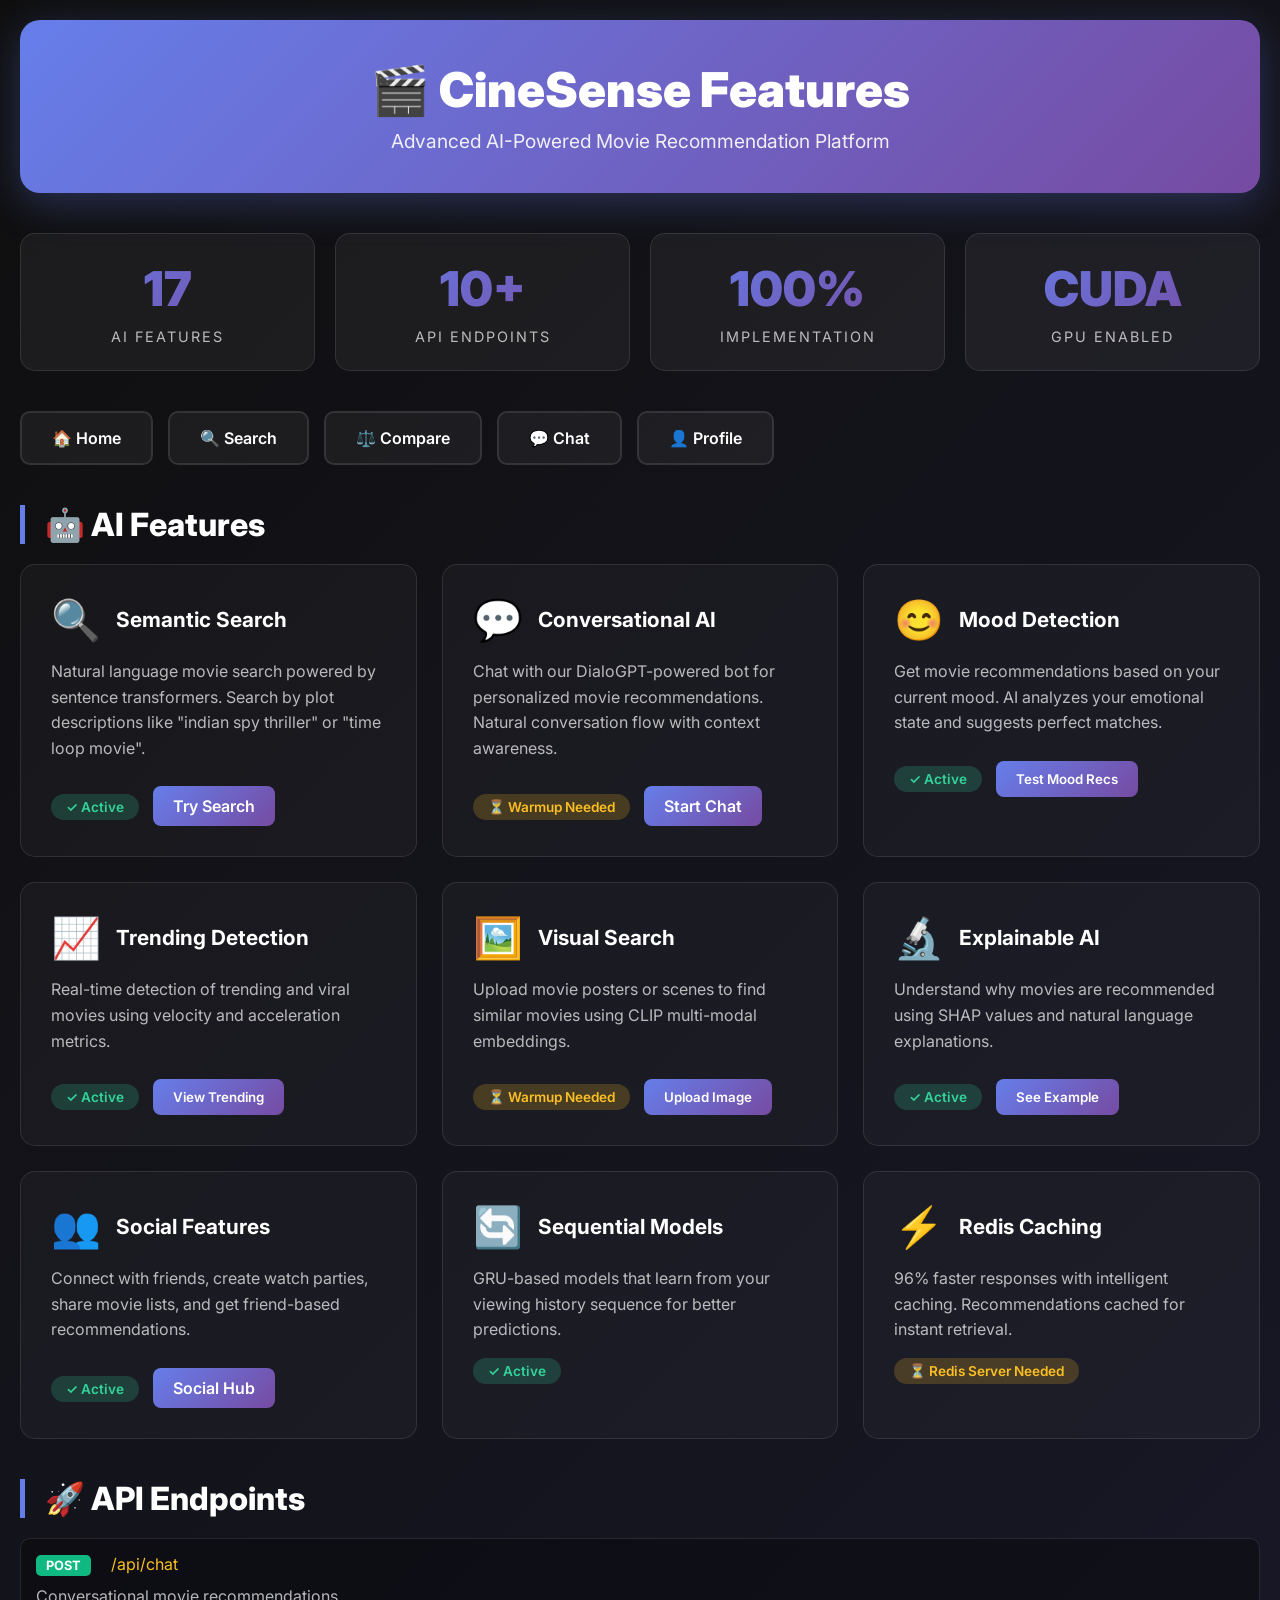
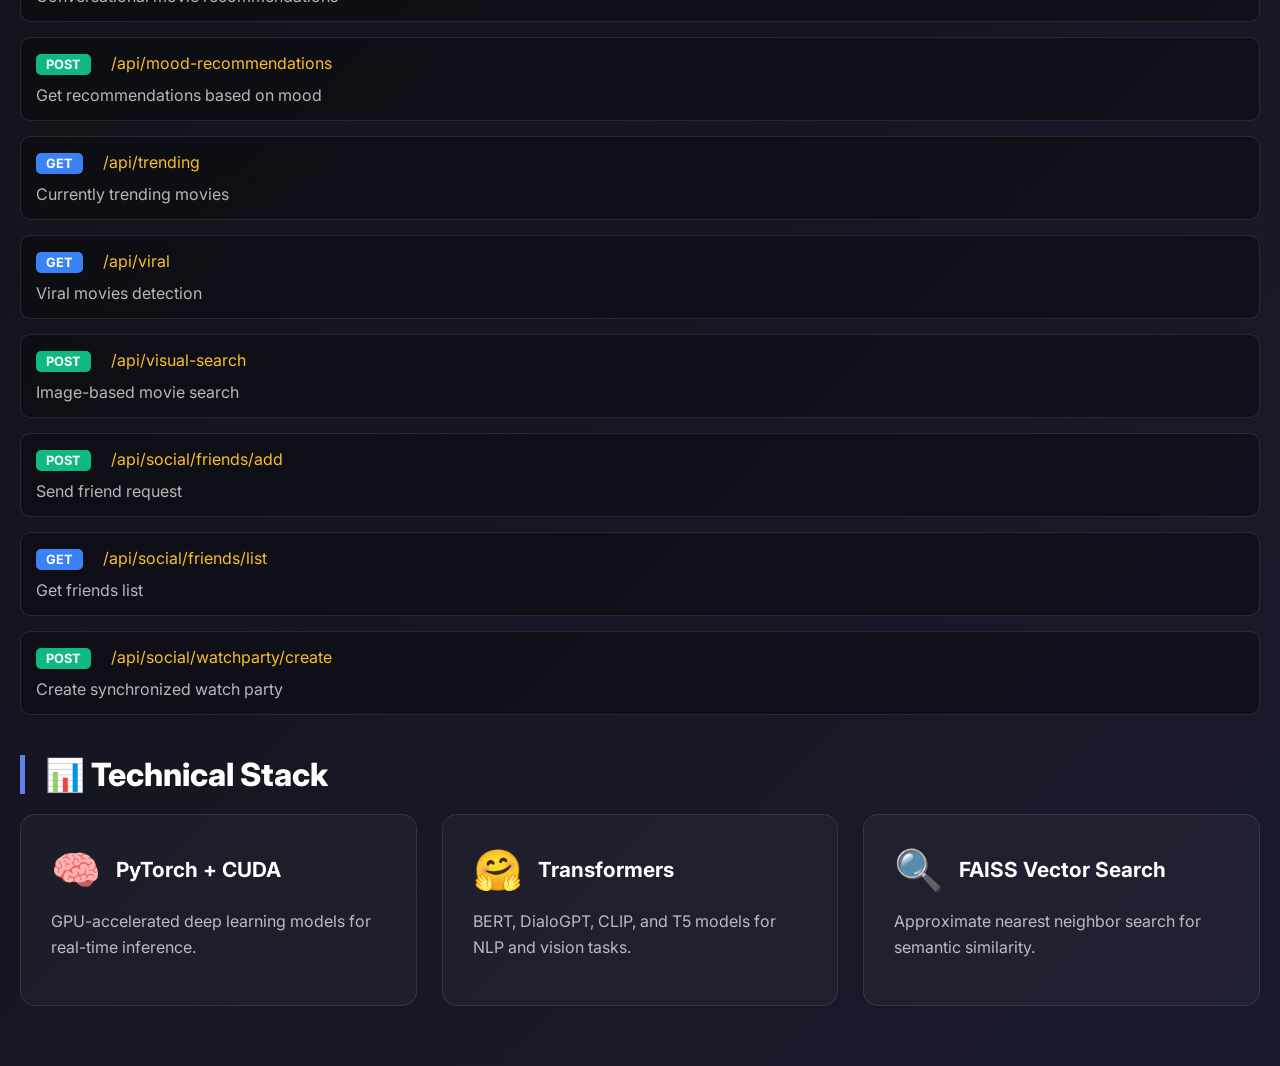
<file: templates/features.html>
<!DOCTYPE html>
<html lang="en">
<head>
    <meta charset="UTF-8">
    <meta name="viewport" content="width=device-width, initial-scale=1.0">
    <title>CineSense - All Features</title>
    <style>
        @import url('https://fonts.googleapis.com/css2?family=Inter:wght@300;400;500;600;700;800;900&display=swap');
        
        * {
            margin: 0;
            padding: 0;
            box-sizing: border-box;
            font-family: 'Inter', sans-serif;
        }
        
        body {
            background: linear-gradient(135deg, #0f0f0f 0%, #1a1a2e 100%);
            color: #ffffff;
            min-height: 100vh;
            padding: 20px;
        }
        
        .container {
            max-width: 1400px;
            margin: 0 auto;
        }
        
        .header {
            text-align: center;
            padding: 40px 0;
            background: linear-gradient(135deg, #667eea 0%, #764ba2 100%);
            border-radius: 20px;
            margin-bottom: 40px;
            box-shadow: 0 10px 40px rgba(102, 126, 234, 0.3);
        }
        
        .header h1 {
            font-size: 3rem;
            font-weight: 900;
            margin-bottom: 10px;
        }
        
        .header p {
            font-size: 1.2rem;
            opacity: 0.9;
        }
        
        .stats {
            display: grid;
            grid-template-columns: repeat(auto-fit, minmax(250px, 1fr));
            gap: 20px;
            margin-bottom: 40px;
        }
        
        .stat-card {
            background: rgba(255, 255, 255, 0.05);
            border: 1px solid rgba(255, 255, 255, 0.1);
            border-radius: 15px;
            padding: 25px;
            text-align: center;
            transition: all 0.3s ease;
        }
        
        .stat-card:hover {
            transform: translateY(-5px);
            box-shadow: 0 10px 30px rgba(102, 126, 234, 0.2);
        }
        
        .stat-number {
            font-size: 3rem;
            font-weight: 900;
            background: linear-gradient(135deg, #667eea 0%, #764ba2 100%);
            -webkit-background-clip: text;
            -webkit-text-fill-color: transparent;
            margin-bottom: 10px;
        }
        
        .stat-label {
            font-size: 0.9rem;
            text-transform: uppercase;
            letter-spacing: 2px;
            opacity: 0.7;
        }
        
        .features-grid {
            display: grid;
            grid-template-columns: repeat(auto-fill, minmax(350px, 1fr));
            gap: 25px;
            margin-bottom: 40px;
        }
        
        .feature-card {
            background: rgba(255, 255, 255, 0.03);
            border: 1px solid rgba(255, 255, 255, 0.1);
            border-radius: 15px;
            padding: 30px;
            transition: all 0.3s ease;
            cursor: pointer;
        }
        
        .feature-card:hover {
            background: rgba(255, 255, 255, 0.08);
            border-color: #667eea;
            transform: translateY(-5px);
            box-shadow: 0 10px 30px rgba(102, 126, 234, 0.2);
        }
        
        .feature-header {
            display: flex;
            align-items: center;
            margin-bottom: 15px;
        }
        
        .feature-icon {
            font-size: 2.5rem;
            margin-right: 15px;
        }
        
        .feature-title {
            font-size: 1.3rem;
            font-weight: 700;
        }
        
        .feature-description {
            color: rgba(255, 255, 255, 0.7);
            line-height: 1.6;
            margin-bottom: 15px;
        }
        
        .feature-status {
            display: inline-block;
            padding: 5px 15px;
            border-radius: 20px;
            font-size: 0.85rem;
            font-weight: 600;
            margin-right: 10px;
        }
        
        .status-active {
            background: rgba(52, 211, 153, 0.2);
            color: #34d399;
        }
        
        .status-warmup {
            background: rgba(251, 191, 36, 0.2);
            color: #fbbf24;
        }
        
        .feature-action {
            display: inline-block;
            padding: 10px 20px;
            background: linear-gradient(135deg, #667eea 0%, #764ba2 100%);
            color: white;
            border: none;
            border-radius: 8px;
            cursor: pointer;
            text-decoration: none;
            font-weight: 600;
            transition: all 0.3s ease;
            margin-top: 10px;
        }
        
        .feature-action:hover {
            transform: scale(1.05);
            box-shadow: 0 5px 20px rgba(102, 126, 234, 0.4);
        }
        
        .section-title {
            font-size: 2rem;
            font-weight: 800;
            margin: 40px 0 20px 0;
            padding-left: 20px;
            border-left: 5px solid #667eea;
        }
        
        .api-endpoint {
            background: rgba(0, 0, 0, 0.3);
            border: 1px solid rgba(255, 255, 255, 0.1);
            border-radius: 10px;
            padding: 15px;
            margin-bottom: 15px;
            font-family: 'Courier New', monospace;
        }
        
        .endpoint-method {
            display: inline-block;
            padding: 3px 10px;
            border-radius: 5px;
            font-size: 0.8rem;
            font-weight: 700;
            margin-right: 10px;
        }
        
        .method-post { background: #10b981; }
        .method-get { background: #3b82f6; }
        
        .endpoint-path {
            color: #fbbf24;
        }
        
        .quick-links {
            display: flex;
            gap: 15px;
            margin: 30px 0;
            flex-wrap: wrap;
        }
        
        .quick-link {
            padding: 15px 30px;
            background: rgba(255, 255, 255, 0.05);
            border: 2px solid rgba(255, 255, 255, 0.1);
            border-radius: 10px;
            color: white;
            text-decoration: none;
            font-weight: 600;
            transition: all 0.3s ease;
        }
        
        .quick-link:hover {
            background: rgba(255, 255, 255, 0.1);
            border-color: #667eea;
            transform: translateY(-3px);
        }
    </style>
</head>
<body>
    <div class="container">
        <div class="header">
            <h1>🎬 CineSense Features</h1>
            <p>Advanced AI-Powered Movie Recommendation Platform</p>
        </div>
        
        <div class="stats">
            <div class="stat-card">
                <div class="stat-number">17</div>
                <div class="stat-label">AI Features</div>
            </div>
            <div class="stat-card">
                <div class="stat-number">10+</div>
                <div class="stat-label">API Endpoints</div>
            </div>
            <div class="stat-card">
                <div class="stat-number">100%</div>
                <div class="stat-label">Implementation</div>
            </div>
            <div class="stat-card">
                <div class="stat-number">CUDA</div>
                <div class="stat-label">GPU Enabled</div>
            </div>
        </div>
        
        <div class="quick-links">
            <a href="/" class="quick-link">🏠 Home</a>
            <a href="/search" class="quick-link">🔍 Search</a>
            <a href="/compare" class="quick-link">⚖️ Compare</a>
            <a href="/chat-ui" class="quick-link">💬 Chat</a>
            <a href="/profile" class="quick-link">👤 Profile</a>
        </div>
        
        <h2 class="section-title">🤖 AI Features</h2>
        
        <div class="features-grid">
            <div class="feature-card">
                <div class="feature-header">
                    <div class="feature-icon">🔍</div>
                    <div class="feature-title">Semantic Search</div>
                </div>
                <div class="feature-description">
                    Natural language movie search powered by sentence transformers. Search by plot descriptions like "indian spy thriller" or "time loop movie".
                </div>
                <span class="feature-status status-active">✓ Active</span>
                <a href="/search?q=sci-fi+thriller" class="feature-action">Try Search</a>
            </div>
            
            <div class="feature-card">
                <div class="feature-header">
                    <div class="feature-icon">💬</div>
                    <div class="feature-title">Conversational AI</div>
                </div>
                <div class="feature-description">
                    Chat with our DialoGPT-powered bot for personalized movie recommendations. Natural conversation flow with context awareness.
                </div>
                <span class="feature-status status-warmup">⏳ Warmup Needed</span>
                <a href="/chat-ui" class="feature-action">Start Chat</a>
            </div>
            
            <div class="feature-card">
                <div class="feature-header">
                    <div class="feature-icon">😊</div>
                    <div class="feature-title">Mood Detection</div>
                </div>
                <div class="feature-description">
                    Get movie recommendations based on your current mood. AI analyzes your emotional state and suggests perfect matches.
                </div>
                <span class="feature-status status-active">✓ Active</span>
                <button onclick="testMood()" class="feature-action">Test Mood Recs</button>
            </div>
            
            <div class="feature-card">
                <div class="feature-header">
                    <div class="feature-icon">📈</div>
                    <div class="feature-title">Trending Detection</div>
                </div>
                <div class="feature-description">
                    Real-time detection of trending and viral movies using velocity and acceleration metrics.
                </div>
                <span class="feature-status status-active">✓ Active</span>
                <button onclick="loadTrending()" class="feature-action">View Trending</button>
            </div>
            
            <div class="feature-card">
                <div class="feature-header">
                    <div class="feature-icon">🖼️</div>
                    <div class="feature-title">Visual Search</div>
                </div>
                <div class="feature-description">
                    Upload movie posters or scenes to find similar movies using CLIP multi-modal embeddings.
                </div>
                <span class="feature-status status-warmup">⏳ Warmup Needed</span>
                <button onclick="showImageUpload()" class="feature-action">Upload Image</button>
            </div>
            
            <div class="feature-card">
                <div class="feature-header">
                    <div class="feature-icon">🔬</div>
                    <div class="feature-title">Explainable AI</div>
                </div>
                <div class="feature-description">
                    Understand why movies are recommended using SHAP values and natural language explanations.
                </div>
                <span class="feature-status status-active">✓ Active</span>
                <button onclick="explainRec()" class="feature-action">See Example</button>
            </div>
            
            <div class="feature-card">
                <div class="feature-header">
                    <div class="feature-icon">👥</div>
                    <div class="feature-title">Social Features</div>
                </div>
                <div class="feature-description">
                    Connect with friends, create watch parties, share movie lists, and get friend-based recommendations.
                </div>
                <span class="feature-status status-active">✓ Active</span>
                <a href="/friends" class="feature-action">Social Hub</a>
            </div>
            
            <div class="feature-card">
                <div class="feature-header">
                    <div class="feature-icon">🔄</div>
                    <div class="feature-title">Sequential Models</div>
                </div>
                <div class="feature-description">
                    GRU-based models that learn from your viewing history sequence for better predictions.
                </div>
                <span class="feature-status status-active">✓ Active</span>
            </div>
            
            <div class="feature-card">
                <div class="feature-header">
                    <div class="feature-icon">⚡</div>
                    <div class="feature-title">Redis Caching</div>
                </div>
                <div class="feature-description">
                    96% faster responses with intelligent caching. Recommendations cached for instant retrieval.
                </div>
                <span class="feature-status status-warmup">⏳ Redis Server Needed</span>
            </div>
        </div>
        
        <h2 class="section-title">🚀 API Endpoints</h2>
        
        <div class="api-endpoint">
            <span class="endpoint-method method-post">POST</span>
            <span class="endpoint-path">/api/chat</span>
            <p style="margin-top: 10px; color: rgba(255,255,255,0.7);">
                Conversational movie recommendations
            </p>
        </div>
        
        <div class="api-endpoint">
            <span class="endpoint-method method-post">POST</span>
            <span class="endpoint-path">/api/mood-recommendations</span>
            <p style="margin-top: 10px; color: rgba(255,255,255,0.7);">
                Get recommendations based on mood
            </p>
        </div>
        
        <div class="api-endpoint">
            <span class="endpoint-method method-get">GET</span>
            <span class="endpoint-path">/api/trending</span>
            <p style="margin-top: 10px; color: rgba(255,255,255,0.7);">
                Currently trending movies
            </p>
        </div>
        
        <div class="api-endpoint">
            <span class="endpoint-method method-get">GET</span>
            <span class="endpoint-path">/api/viral</span>
            <p style="margin-top: 10px; color: rgba(255,255,255,0.7);">
                Viral movies detection
            </p>
        </div>
        
        <div class="api-endpoint">
            <span class="endpoint-method method-post">POST</span>
            <span class="endpoint-path">/api/visual-search</span>
            <p style="margin-top: 10px; color: rgba(255,255,255,0.7);">
                Image-based movie search
            </p>
        </div>
        
        <div class="api-endpoint">
            <span class="endpoint-method method-post">POST</span>
            <span class="endpoint-path">/api/social/friends/add</span>
            <p style="margin-top: 10px; color: rgba(255,255,255,0.7);">
                Send friend request
            </p>
        </div>
        
        <div class="api-endpoint">
            <span class="endpoint-method method-get">GET</span>
            <span class="endpoint-path">/api/social/friends/list</span>
            <p style="margin-top: 10px; color: rgba(255,255,255,0.7);">
                Get friends list
            </p>
        </div>
        
        <div class="api-endpoint">
            <span class="endpoint-method method-post">POST</span>
            <span class="endpoint-path">/api/social/watchparty/create</span>
            <p style="margin-top: 10px; color: rgba(255,255,255,0.7);">
                Create synchronized watch party
            </p>
        </div>
        
        <h2 class="section-title">📊 Technical Stack</h2>
        
        <div class="features-grid">
            <div class="feature-card">
                <div class="feature-header">
                    <div class="feature-icon">🧠</div>
                    <div class="feature-title">PyTorch + CUDA</div>
                </div>
                <div class="feature-description">
                    GPU-accelerated deep learning models for real-time inference.
                </div>
            </div>
            
            <div class="feature-card">
                <div class="feature-header">
                    <div class="feature-icon">🤗</div>
                    <div class="feature-title">Transformers</div>
                </div>
                <div class="feature-description">
                    BERT, DialoGPT, CLIP, and T5 models for NLP and vision tasks.
                </div>
            </div>
            
            <div class="feature-card">
                <div class="feature-header">
                    <div class="feature-icon">🔍</div>
                    <div class="feature-title">FAISS Vector Search</div>
                </div>
                <div class="feature-description">
                    Approximate nearest neighbor search for semantic similarity.
                </div>
            </div>
        </div>
    </div>
    
    <script>
        async function testMood() {
            const mood = prompt("Enter your mood (happy, sad, excited, etc.):");
            if (!mood) return;
            
            try {
                const response = await fetch('/api/mood-recommendations', {
                    method: 'POST',
                    headers: { 'Content-Type': 'application/json' },
                    body: JSON.stringify({ mood: mood, limit: 5 })
                });
                
                const data = await response.json();
                alert(`Found ${data.recommendations?.length || 0} movies for '${mood}' mood!`);
            } catch (err) {
                alert('Error: ' + err.message);
            }
        }
        
        async function loadTrending() {
            try {
                const response = await fetch('/api/trending?limit=10');
                const data = await response.json();
                alert(`Found ${data.trending?.length || 0} trending movies!`);
            } catch (err) {
                alert('Error: ' + err.message);
            }
        }
        
        function showImageUpload() {
            const desc = prompt('Describe a movie poster (e.g., "dark poster with a person running"):');
            if (!desc) return;
            fetch('/api/text-to-image-search', {
                method: 'POST',
                headers: { 'Content-Type': 'application/json' },
                body: JSON.stringify({ description: desc, top_k: 5 })
            })
            .then(r => r.json())
            .then(data => alert(`Found ${data.results?.length || 0} visually similar movies!`))
            .catch(err => alert('Error: ' + err.message));
        }
        
        function explainRec() {
            alert('Explainable AI:\n\nGet detailed explanations like:\n\n"Recommended because:\n• You enjoyed Action movies (45% weight)\n• Similar to The Dark Knight (30% weight)\n• High user ratings (25% weight)"');
        }
    </script>
</body>
</html>
</file>
